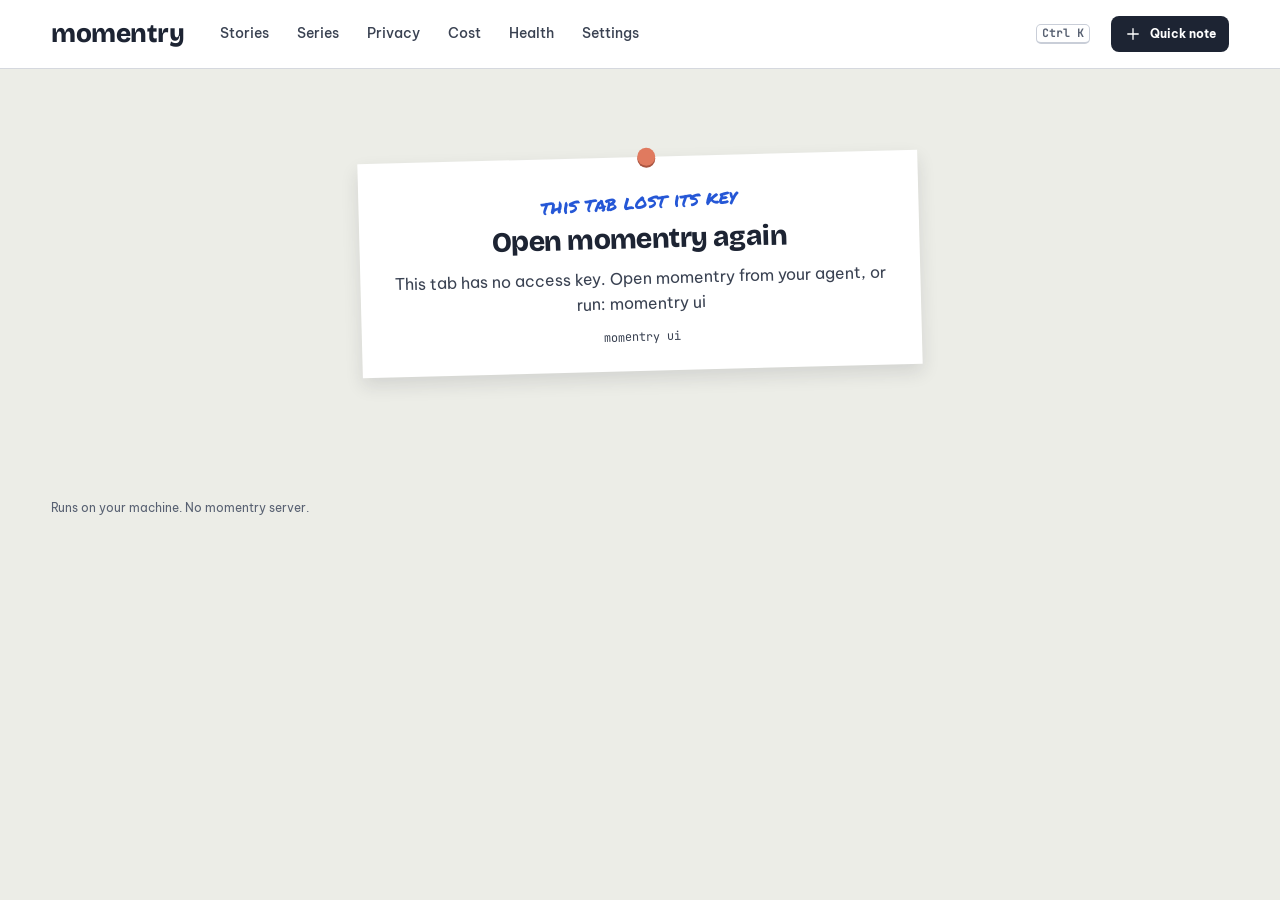
<file: ui/index.html>
<!doctype html>
<html lang="en">
<head>
<meta charset="utf-8">
<meta name="viewport" content="width=device-width, initial-scale=1">
<meta name="referrer" content="no-referrer">
<title>momentry</title>
<link rel="icon" href="icon.svg" type="image/svg+xml">
<link rel="stylesheet" href="app.css">
<script src="app.js" defer></script>
</head>
<body>
<a class="skip" href="#main">Skip to content</a>
<header class="topbar">
  <div class="topbar-in">
    <a class="brand" href="#/" aria-label="momentry, your stories">momentry</a>
    <nav class="nav" aria-label="Main">
      <a href="#/" data-nav="stories">Stories <span class="count" data-count hidden></span></a>
      <a href="#/series" data-nav="series">Series</a>
      <a href="#/privacy" data-nav="privacy">Privacy</a>
      <a href="#/cost" data-nav="cost">Cost</a>
      <a href="#/health" data-nav="health">Health <span class="dot" data-health-dot hidden aria-label="needs attention"></span></a>
      <a href="#/settings" data-nav="settings">Settings</a>
    </nav>
    <div class="top-actions">
      <button class="btn btn-ghost btn-sm hide-sm" type="button" data-action="palette" aria-label="Search actions (Ctrl+K)"><span class="kbd">Ctrl K</span></button>
      <button class="btn btn-primary btn-sm" type="button" data-action="note"><svg class="i" viewBox="0 0 24 24" aria-hidden="true"><path d="M12 5v14M5 12h14"/></svg>Quick note</button>
    </div>
  </div>
</header>
<main id="main" tabindex="-1" aria-live="polite">
  <noscript><div class="err-page panel"><h2>momentry needs JavaScript</h2><p>Turn JavaScript on for this page. Everything runs on your own machine.</p></div></noscript>
</main>
<footer class="footer"><span>Runs on your machine. No momentry server.</span><span data-version></span></footer>
<div class="toasts" role="status" aria-live="polite"></div>

<dialog id="note-dialog" aria-labelledby="note-title">
  <form class="dialog-card" method="dialog" data-form="note">
    <button class="btn btn-ghost btn-sm x" type="button" data-action="close-dialog" aria-label="Close"><svg class="i" viewBox="0 0 24 24" aria-hidden="true"><path d="M6 6l12 12M18 6L6 18"/></svg></button>
    <div><span class="hand">jot it down before it fades</span><h2 id="note-title">Quick note</h2></div>
    <div class="field" data-note-project></div>
    <div class="field"><label for="note-t">Title</label><input class="input" id="note-t" name="title" maxlength="160" autocomplete="off" placeholder="One line: what moved?"></div>
    <div class="field"><label for="note-b">What happened</label><textarea class="textarea" id="note-b" name="note" placeholder="Two to four sentences: the situation, what you tried, what changed."></textarea><p class="hint">Saved as a markdown file in the project's story folder, checked against your private names first.</p></div>
    <p class="err-text" data-note-err hidden></p>
    <div class="row"><button class="btn btn-primary" type="submit" data-note-save>Save to wall</button><button class="btn btn-ghost" type="button" data-action="close-dialog">Cancel</button><span class="hint hide-sm">Ctrl+Enter saves</span></div>
  </form>
</dialog>

<dialog id="palette" aria-label="Go to">
  <div class="dialog-card palette">
    <label class="sr-only" for="palette-q">Search pages and actions</label>
    <input class="input" id="palette-q" placeholder="Go to, or do…" autocomplete="off" role="combobox" aria-expanded="true" aria-controls="palette-list">
    <ul id="palette-list" role="listbox"></ul>
  </div>
</dialog>
</body>
</html>
</file>
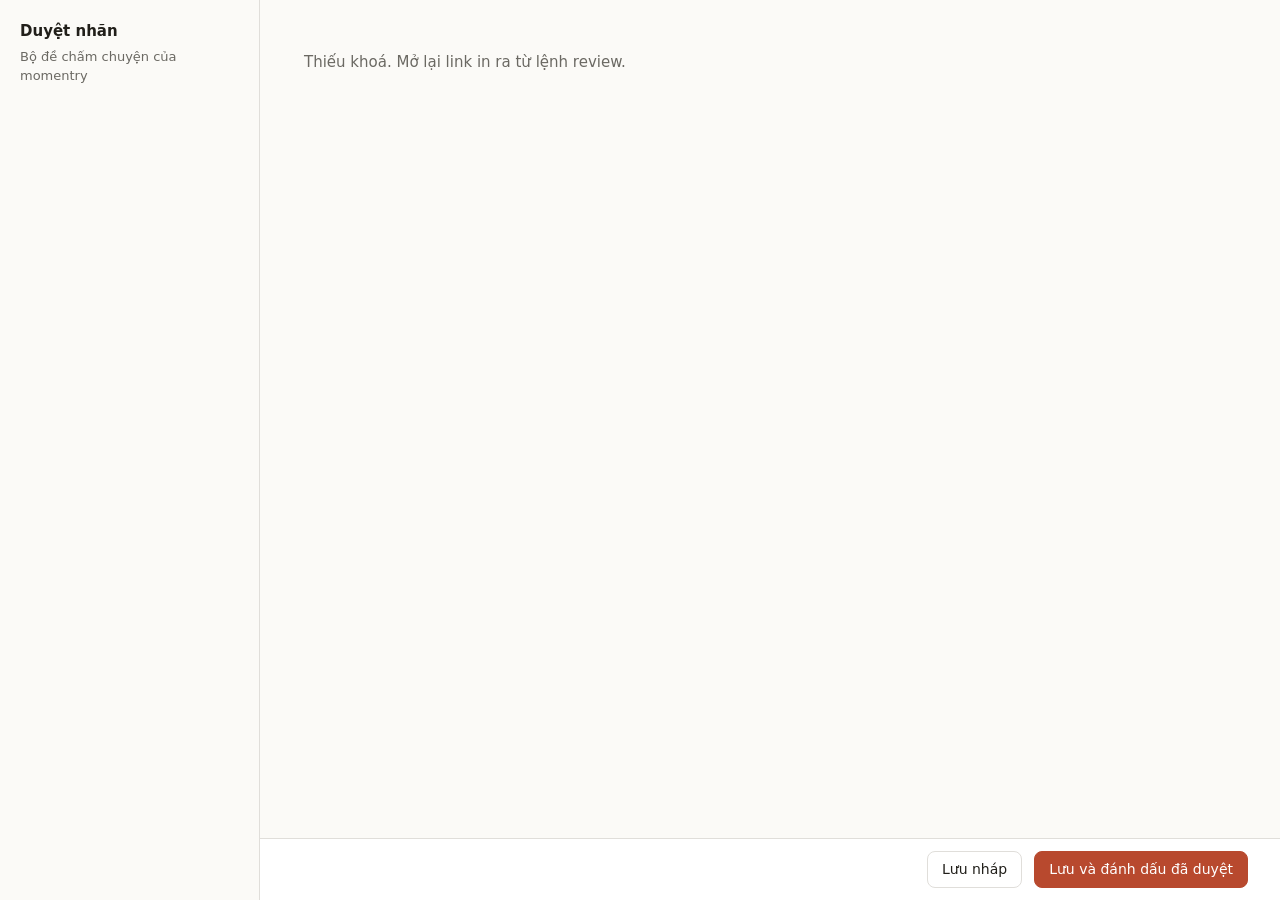
<file: scripts/eval/review.html>
<!doctype html>
<html lang="vi">
<head>
<meta charset="utf-8">
<meta name="viewport" content="width=device-width, initial-scale=1">
<title>Duyệt nhãn</title>
<style>
:root {
  --bg: oklch(0.985 0.004 85); --panel: oklch(1 0 0); --line: oklch(0.9 0.006 85); --text: oklch(0.24 0.01 85);
  --muted: oklch(0.52 0.01 85); --accent: oklch(0.55 0.15 35); --accent-soft: oklch(0.95 0.03 35);
  --ok: oklch(0.52 0.12 150); --ok-soft: oklch(0.95 0.04 150); --warn: oklch(0.62 0.13 75); --bad: oklch(0.55 0.17 25);
  --r: 8px; --font: ui-sans-serif, system-ui, -apple-system, "Segoe UI", Roboto, sans-serif;
}
@media (prefers-color-scheme: dark) {
  :root { --bg: oklch(0.2 0.006 85); --panel: oklch(0.24 0.006 85); --line: oklch(0.33 0.008 85); --text: oklch(0.93 0.006 85);
    --muted: oklch(0.7 0.01 85); --accent: oklch(0.72 0.14 40); --accent-soft: oklch(0.32 0.05 40); --ok: oklch(0.75 0.13 150); --ok-soft: oklch(0.3 0.05 150); }
}
* { box-sizing: border-box; }
body { margin: 0; background: var(--bg); color: var(--text); font: 15px/1.5 var(--font); }
.app { display: grid; grid-template-columns: 260px 1fr; min-height: 100vh; }
nav { border-right: 1px solid var(--line); padding: 20px 12px; position: sticky; top: 0; height: 100vh; overflow: auto; }
nav h1 { font-size: 15px; margin: 0 8px 4px; }
nav p { margin: 0 8px 16px; color: var(--muted); font-size: 13px; }
nav button { display: block; width: 100%; text-align: left; border: 0; background: none; color: inherit; font: inherit; padding: 8px 10px; border-radius: var(--r); cursor: pointer; }
nav button:hover { background: var(--accent-soft); }
nav button[aria-current="true"] { background: var(--accent-soft); font-weight: 600; }
nav .sub { display: flex; gap: 8px; color: var(--muted); font-size: 12px; font-weight: 400; }
.pill { font-size: 11px; padding: 1px 7px; border-radius: 99px; border: 1px solid var(--line); }
.pill.done { color: var(--ok); border-color: var(--ok); background: var(--ok-soft); }
main { padding: 24px 32px 120px; max-width: 1100px; }
.head h2 { margin: 0; font-size: 22px; }
.head .meta { color: var(--muted); font-size: 13px; margin-top: 4px; }
.help { background: var(--panel); border: 1px solid var(--line); border-radius: var(--r); padding: 12px 16px; margin: 16px 0 20px; font-size: 14px; color: var(--muted); }
.help b { color: var(--text); }
h3 { font-size: 13px; text-transform: uppercase; letter-spacing: .04em; color: var(--muted); margin: 28px 0 8px; }
.row { display: grid; grid-template-columns: 56px 1fr 92px 36px; gap: 12px; align-items: start; background: var(--panel); border: 1px solid var(--line); border-radius: var(--r); padding: 12px; margin-bottom: 8px; }
.row.is-t { border-color: var(--accent); box-shadow: inset 3px 0 0 var(--accent); }
.tbox { display: flex; flex-direction: column; align-items: center; gap: 2px; font-size: 11px; color: var(--muted); cursor: pointer; user-select: none; }
.tbox input { width: 22px; height: 22px; accent-color: var(--accent); cursor: pointer; margin: 2px 0 0; }
.fields input { width: 100%; font: inherit; color: inherit; background: transparent; border: 1px solid transparent; border-radius: 6px; padding: 3px 6px; }
.fields input:hover { border-color: var(--line); }
.fields input:focus { outline: none; border-color: var(--accent); background: var(--bg); }
.fields .title { font-weight: 600; font-size: 15px; }
.fields .small { font-size: 13px; color: var(--muted); }
.fields .why { font-size: 13px; color: var(--muted); padding: 0 6px; }
.fields label { display: grid; grid-template-columns: 72px 1fr; align-items: center; font-size: 12px; color: var(--muted); }
.rank { font-size: 12px; text-align: right; color: var(--muted); padding-top: 4px; }
.rank b { display: block; font-size: 18px; color: var(--text); }
.rank.miss b { color: var(--bad); font-size: 13px; }
.del { border: 0; background: none; color: var(--muted); font-size: 18px; cursor: pointer; border-radius: 6px; width: 32px; height: 32px; }
.del:hover { color: var(--bad); background: var(--accent-soft); }
.found { background: var(--panel); border: 1px solid var(--line); border-radius: var(--r); }
.found li { display: flex; gap: 12px; align-items: center; padding: 8px 12px; border-top: 1px solid var(--line); }
.found li:first-child { border-top: 0; }
.found ul { list-style: none; margin: 0; padding: 0; }
.found .n { color: var(--muted); font-size: 12px; width: 24px; text-align: right; flex: none; }
.found .t { flex: 1; }
.found .code, .match .code { color: var(--muted); font: 12px ui-monospace, Menlo, Consolas, monospace; flex: none; }
.found .m { font-size: 12px; color: var(--ok); flex: none; }
.angle { font-size: 13px; color: var(--text); border-left: 2px solid var(--accent); padding: 2px 0 2px 8px; margin: 4px 0 2px; }
.angle .aud { display: block; color: var(--muted); font-size: 12px; }
.angle.none { color: var(--muted); border-left-color: var(--line); font-style: italic; }
.fields .angle { margin: 4px 6px; }
.match { margin: 4px 6px; padding: 6px 8px; border: 1px solid var(--line); border-radius: 6px; font-size: 13px; }
.match .tag { display: block; font-size: 11px; color: var(--muted); }
.match .code { margin-right: 6px; display: inline; }
.verdict { display: flex; gap: 4px; margin-top: 6px; flex-wrap: wrap; }
.verdict button { font: inherit; font-size: 12px; border: 1px solid var(--line); background: var(--panel); color: inherit; padding: 2px 9px; border-radius: 99px; cursor: pointer; }
.verdict button:hover { border-color: var(--accent); }
.verdict button[aria-pressed="true"] { background: var(--accent-soft); border-color: var(--accent); font-weight: 600; }
.verdict button[data-v="invented"][aria-pressed="true"] { border-color: var(--bad); color: var(--bad); }
.verdict button:focus-visible { outline: 2px solid var(--accent); outline-offset: 2px; }
.verdict .q { font-size: 12px; color: var(--muted); align-self: center; margin-right: 2px; }
.verdict + .verdict { margin-top: 4px; }
.versus { display: grid; grid-template-columns: 1fr 1fr; gap: 10px; margin: 4px 0 2px; }
.versus .angle { margin: 0; }
.versus .angle.old { border-left-color: var(--line); color: var(--muted); }
.versus .tag, .spine .tag { display: block; font-size: 11px; text-transform: uppercase; letter-spacing: .04em; color: var(--muted); }
.spine { margin: 6px 0 2px; font-size: 12px; display: grid; grid-template-columns: 110px 1fr; gap: 2px 10px; }
.spine dt { color: var(--muted); }
.spine dd { margin: 0; }
.spine dd.empty { color: var(--muted); font-style: italic; }
.spine .ln { color: var(--muted); font-size: 11px; }
@media (max-width: 760px) { .versus { grid-template-columns: 1fr; } .spine { grid-template-columns: 1fr; } }
.btn { font: inherit; font-size: 14px; border: 1px solid var(--line); background: var(--panel); color: inherit; padding: 7px 14px; border-radius: var(--r); cursor: pointer; }
.btn:hover { border-color: var(--accent); }
.btn.small { font-size: 12px; padding: 3px 10px; flex: none; }
.btn.primary { background: var(--accent); border-color: var(--accent); color: white; }
.btn:focus-visible, nav button:focus-visible, .del:focus-visible { outline: 2px solid var(--accent); outline-offset: 2px; }
.bar { position: fixed; bottom: 0; left: 260px; right: 0; background: var(--panel); border-top: 1px solid var(--line); padding: 12px 32px; display: flex; gap: 12px; align-items: center; }
.bar .msg { flex: 1; font-size: 14px; color: var(--muted); }
.bar .msg.err { color: var(--bad); }
.add { display: grid; grid-template-columns: 1fr 1fr auto; gap: 8px; }
.add input { font: inherit; border: 1px solid var(--line); border-radius: var(--r); padding: 7px 10px; background: var(--panel); color: inherit; }
.empty { color: var(--muted); padding: 12px; }
@media (max-width: 760px) {
  .app { grid-template-columns: 1fr; } nav { position: static; height: auto; border-right: 0; border-bottom: 1px solid var(--line); padding: 12px; }
  nav p { display: none; } #list { display: flex; gap: 6px; overflow-x: auto; } #list button { flex: none; width: 200px; }
  main { padding: 16px; } .bar { left: 0; padding: 12px 16px; } .row { grid-template-columns: 44px 1fr 36px; } .rank { display: none; } .add { grid-template-columns: 1fr; }
}
</style>
</head>
<body>
<div class="app">
  <nav><h1>Duyệt nhãn</h1><p>Bộ đề chấm chuyện của momentry</p><div id="list"></div></nav>
  <main id="main"><p class="empty">Đang tải…</p></main>
</div>
<div class="bar"><span class="msg" id="msg"></span><button class="btn" id="save">Lưu nháp</button><button class="btn primary" id="done">Lưu và đánh dấu đã duyệt</button></div>
<script>
const key = (location.hash.match(/k=([\w-]+)/) || [])[1] || sessionStorage.getItem('k');
if (key) { sessionStorage.setItem('k', key); history.replaceState(null, '', location.pathname); }
const api = async (p, opt = {}) => {
  const r = await fetch(p, { ...opt, headers: { 'x-key': key || '', 'content-type': 'application/json' } });
  const j = await r.json().catch(() => ({}));
  if (!r.ok) throw new Error(j.error || r.status);
  return j;
};
const esc = (s) => String(s ?? '').replace(/[&<>"]/g, (c) => ({ '&': '&amp;', '<': '&lt;', '>': '&gt;', '"': '&quot;' }[c]));
let sessions = [], cur = null, dirty = false;
const msg = (t, err) => { const m = document.getElementById('msg'); m.textContent = t; m.className = 'msg' + (err ? ' err' : ''); };
const setDirty = (v) => { dirty = v; if (v) msg('Có thay đổi chưa lưu.'); };

async function loadList() {
  sessions = await api('/api/sessions');
  document.getElementById('list').innerHTML = sessions.map((s) => `
    <button data-id="${s.id}" aria-current="${cur && cur.id === s.id}">
      ${esc(s.id)} <span class="pill ${s.meta.status === 'reviewed' ? 'done' : ''}">${s.meta.status === 'reviewed' ? 'đã duyệt' : 'nháp'}</span>
      <span class="sub"><span>${esc(s.meta.domain || '')}</span></span>
      <span class="sub"><span>${s.count} chuyện · ${s.t} t</span><span>${esc(s.meta.host || '')} · ${esc(s.meta.language || '')}</span></span>
    </button>`).join('');
}

async function open(id) {
  if (dirty && !confirm('Bỏ thay đổi chưa lưu?')) return;
  cur = await api('/api/sessions/' + id);
  setDirty(false); msg('');
  render(); loadList();
}

// the best-ranked story momentry found that matches an answer row: its code, title, angle and spine
function matchHtml(r) {
  const s = r.storyId && cur.stories.find((x) => x.id === r.storyId);
  if (!s) return '';
  return `<div class="match"><span class="tag">momentry tìm ra (hạng ${r.capRank})</span>${s.code ? `<span class="code">${esc(s.code)}</span>` : ''}<span class="t">${esc(s.title)}</span>${angleHtml(s)}</div>`;
}

function rankOf(r) {
  const name = r.slug || r.title;
  if (!(name in cur.ranks)) {
    if (r.capRank) return `<div class="rank"><b>${r.capRank}</b>trên ${cur.stories.length}</div>`;
    return cur.stories.length ? '<div class="rank miss"><b>không thấy</b>momentry bỏ sót</div>' : '';
  }
  const n = cur.ranks[name];
  return n == null ? '<div class="rank miss"><b>không thấy</b>momentry bỏ sót</div>' : `<div class="rank"><b>${n}</b>trên ${cur.total}</div>`;
}

function render() {
  const m = cur.meta;
  const rows = cur.rows.map((r, i) => `
    <div class="row ${r.t ? 'is-t' : ''}" data-i="${i}">
      <label class="tbox" title="Chuyện thật sự đáng kể"><input type="checkbox" data-f="t" ${r.t ? 'checked' : ''}>đáng kể</label>
      <div class="fields">
        <input class="title" data-f="title" value="${esc(r.title)}" aria-label="Tiêu đề">
        ${matchHtml(r)}
        ${r.why ? `<div class="why">${esc(r.why)}</div>` : ''}
        <label>từ khoá<input class="small" data-f="keywords" value="${esc(r.keywords)}" placeholder="3–6 từ đặc trưng, cách nhau dấu phẩy"></label>
        <label>dòng<input class="small" data-f="lines" value="${esc(r.lines)}" placeholder="không bắt buộc"></label>
      </div>
      ${rankOf(r) || '<div></div>'}
      <button class="del" data-del="${i}" title="Không phải chuyện: xoá" aria-label="Xoá">×</button>
    </div>`).join('') || '<p class="empty">Chưa có đáp án.</p>';
  const found = cur.stories.length ? `<div class="found"><ul>${cur.stories.map((s, i) => `
      <li><span class="n">${i + 1}</span>${s.code ? `<span class="code">${esc(s.code)}</span>` : ''}<span class="t">${esc(s.title)}${angleHtml(s)}</span>${s.matched ? '<span class="m">đã có trong đáp án</span>' : `<button class="btn small" data-addstory="${i}">+ thêm làm đáp án</button>`}</li>`).join('')}</ul></div>` : '<p class="empty">Chưa có bản chụp cho phiên này.</p>';
  const angled = cur.stories.filter((s) => s.angle && s.angle !== 'none');
  const checked = angled.filter((s) => cur.angleChecks[s.id]).length;
  document.getElementById('main').innerHTML = `
    <div class="head"><h2>${esc(m.domain || cur.id)}</h2>
      <div class="meta">${esc(cur.id)} · ${esc(m.host)} · ${esc(m.language)} · dòng ${esc(m.window)} · ${m.status === 'reviewed' ? 'đã duyệt' : 'nháp'}</div></div>
    <div class="help">Với mỗi chuyện: <b>tick "đáng kể"</b> nếu bạn thật sự muốn kể nó; <b>bấm ×</b> nếu đó không phải chuyện. Sửa tiêu đề hay từ khoá nếu sai. Chuyện hay mà còn thiếu: thêm ở cuối trang, hoặc chọn từ danh sách momentry đã tìm ra. Xong thì bấm <b>Lưu và đánh dấu đã duyệt</b>.</div>
    <h3>Đáp án (${cur.rows.length})</h3>${rows}
    <h3>Thêm chuyện còn thiếu</h3>
    <form class="add" id="add"><input name="title" placeholder="Tiêu đề, ví dụ: test bằng điểm làm CI đỏ" required><input name="keywords" placeholder="Từ khoá, ví dụ: snapshot, bằng điểm, flaky" required><button class="btn">Thêm</button></form>
    <h3>Momentry tìm ra (${cur.stories.length})</h3>
    ${angled.length ? `<div class="help">Kiểm góc kể (${checked}/${angled.length} đã chấm): với mỗi chuyện có góc kể, chọn <b>kể được</b> nếu đó là chuyện bạn kể được, <b>không ra chuyện</b> nếu đúng nhưng không có gì để kể, <b>bịa</b> nếu có chi tiết không có trong phiên; rồi trả lời <b>Đọc xong hiểu được, không cần hỏi thêm?</b> (có / không). Có góc kể cũ thì hai bản đứng cạnh nhau. Lưu ngay khi bấm.</div>` : ''}${found}`;
}

const VERDICTS = [['tellable', 'kể được'], ['no-story', 'không ra chuyện'], ['invented', 'bịa']];
const ANSWERS = [['yes', 'có'], ['no', 'không']];
const SLOTS = [['context', 'Bối cảnh'], ['want', 'Muốn gì'], ['obstacle', 'Vướng gì'], ['turn', 'Tưởng… hoá ra'], ['action', 'Làm gì'], ['outcome', 'Giờ thì sao'], ['takeaway', 'Người nghe dùng được']];
const short = (refs) => (refs || []).map((r) => String(r).replace(/^.*#/, '')).join(', ');
function spineHtml(s) {
  if (!s.spine) return '';
  return `<dl class="spine" aria-label="Cốt truyện"><dt><span class="tag">cốt truyện</span></dt><dd>${s.completeness ?? 0}/7 ô</dd>${SLOTS.map(([k, w]) => {
    const v = s.spine[k];
    return `<dt>${w}</dt>${v ? `<dd>${esc(v.text)} <span class="ln">${esc(short(v.lines))}</span></dd>` : '<dd class="empty">trống</dd>'}`;
  }).join('')}</dl>`;
}
function oneAngle(text, audience, cls = '') {
  return `<div class="angle ${cls}">${esc(text)}${audience ? `<span class="aud">cho: ${esc(audience)}</span>` : ''}</div>`;
}
// a story with no angle yet (only the top of each session gets one at capture), or looked at with none: write it now
function writeBtn(s) {
  if (s.held || (s.angle && s.angle !== 'none')) return '';
  const busy = writing.has(s.id);
  return `<div class="verdict"><button type="button" data-write="${esc(s.id)}" ${busy ? 'disabled' : ''} title="Chạy momentry angle --story cho riêng chuyện này, model thật">${busy ? 'Đang viết… (khoảng 20 giây)' : s.angle ? 'Viết lại góc kể' : 'Viết góc kể'}</button><span class="q">~0,003–0,004 USD</span></div>`;
}
function angleHtml(s) {
  if (!s.angle) return writeBtn(s);
  const old = s.prevAngle ? (s.prevAngle === 'none' ? '<div class="angle none old">không có góc kể</div>' : oneAngle(s.prevAngle, s.prevAudience, 'old')) : '';
  const now = s.angle === 'none' ? '<div class="angle none">không có góc kể</div>' : oneAngle(s.angle, s.audience);
  const shown = old ? `<div class="versus"><div><span class="tag">góc kể cũ</span>${old}</div><div><span class="tag">góc kể mới</span>${now}</div></div>` : now;
  if (s.angle === 'none') return shown + spineHtml(s) + writeBtn(s);
  const v = cur.angleChecks[s.id];
  const u = (cur.understood || {})[s.id];
  return `${shown}${spineHtml(s)}
    <div class="verdict" role="group" aria-label="Kiểm góc kể">${VERDICTS.map(([k, w]) => `<button type="button" data-angle="${esc(s.id)}" data-v="${k}" aria-pressed="${v === k}">${w}</button>`).join('')}</div>
    <div class="verdict" role="group" aria-label="Đọc xong hiểu được, không cần hỏi thêm?"><span class="q">Đọc xong hiểu được, không cần hỏi thêm?</span>${ANSWERS.map(([k, w]) => `<button type="button" data-understood="${esc(s.id)}" data-v="${k}" aria-pressed="${u === k}">${w}</button>`).join('')}</div>`;
}

async function saveCheck(story, body, what) {
  try {
    const r = await api('/api/sessions/' + cur.id + '/angle', { method: 'PUT', body: JSON.stringify({ story, ...body }) });
    cur.angleChecks = r.angleChecks; cur.understood = r.understood; render(); msg(what);
  } catch (err) { msg('Không lưu được: ' + err.message, true); }
}
const writing = new Set();
async function writeAngle(story) {
  writing.add(story); render(); msg('Đang viết góc kể…');
  try {
    const r = await api('/api/sessions/' + cur.id + '/angle-run', { method: 'POST', body: JSON.stringify({ story }) });
    const s = cur.stories.find((x) => x.id === story);
    if (s) Object.assign(s, { angle: r.angle, audience: r.audience, spine: r.spine, completeness: r.completeness, prevAngle: null, prevAudience: null });
    msg(`${r.angle === 'none' ? 'Model xem rồi: không có góc kể.' : 'Đã viết góc kể.'}${r.usd != null ? ` Tốn ${r.usd.toFixed(4)} USD.` : ''}`);
  } catch (err) { msg('Không viết được góc kể: ' + err.message, true); }
  writing.delete(story); render();
}
const setVerdict = (story, verdict) => saveCheck(story, { verdict }, 'Đã lưu kiểm góc kể.');
const setUnderstood = (story, understood) => saveCheck(story, { understood }, 'Đã lưu câu trả lời.');

document.addEventListener('input', (e) => {
  const f = e.target.dataset.f; const row = e.target.closest('.row');
  if (!f || !row) return;
  const r = cur.rows[row.dataset.i];
  r[f] = f === 't' ? (e.target.checked ? 'x' : '') : e.target.value;
  if (f === 't') row.classList.toggle('is-t', !!r.t);
  setDirty(true);
});
document.addEventListener('click', (e) => {
  const w = e.target.closest('[data-write]');
  if (w) return writeAngle(w.dataset.write);
  const v = e.target.closest('[data-angle]');
  if (v) return setVerdict(v.dataset.angle, v.getAttribute('aria-pressed') === 'true' ? null : v.dataset.v);
  const q = e.target.closest('[data-understood]');
  if (q) return setUnderstood(q.dataset.understood, q.getAttribute('aria-pressed') === 'true' ? null : q.dataset.v);
  const b = e.target.closest('[data-id]'); if (b) return open(b.dataset.id);
  const d = e.target.closest('[data-del]'); if (d) { cur.rows.splice(Number(d.dataset.del), 1); setDirty(true); return render(); }
  const a = e.target.closest('[data-addstory]');
  if (a) { const s = cur.stories[a.dataset.addstory]; cur.rows.push({ slug: s.slug, title: s.title, lines: '', keywords: '', t: '', why: 'thêm từ danh sách momentry tìm ra', ...(s.angle && s.angle !== 'none' ? { angle: s.angle } : {}) }); s.matched = true; setDirty(true); render(); }
});
document.addEventListener('submit', (e) => {
  if (e.target.id !== 'add') return; e.preventDefault();
  const f = new FormData(e.target);
  cur.rows.push({ slug: '', title: f.get('title'), lines: '', keywords: f.get('keywords'), t: '', why: 'bạn thêm' });
  setDirty(true); render();
});
async function save(status) {
  if (!cur) return;
  try {
    await api('/api/sessions/' + cur.id, { method: 'PUT', body: JSON.stringify({ rows: cur.rows, status }) });
    cur.meta.status = status; setDirty(false); render(); await loadList();
    msg(status === 'reviewed' ? 'Đã lưu, phiên này đã duyệt.' : 'Đã lưu nháp.');
    if (status === 'reviewed') { const next = sessions.find((s) => s.meta.status !== 'reviewed'); if (next) setTimeout(() => open(next.id), 600); else msg('Đã duyệt hết. Báo Claude để chấm lại.'); }
  } catch (err) { msg('Không lưu được: ' + err.message, true); }
}
document.getElementById('save').onclick = () => save(cur?.meta.status === 'reviewed' ? 'reviewed' : 'draft');
document.getElementById('done').onclick = () => save('reviewed');
addEventListener('beforeunload', (e) => { if (dirty) e.preventDefault(); });
(async () => {
  if (!key) { document.getElementById('main').innerHTML = '<p class="empty">Thiếu khoá. Mở lại link in ra từ lệnh review.</p>'; return; }
  try { await loadList(); if (sessions[0]) open((sessions.find((s) => s.meta.status !== 'reviewed') || sessions[0]).id); }
  catch (err) { document.getElementById('main').innerHTML = `<p class="empty">${esc(err.message)}</p>`; }
})();
</script>
</body>
</html>
</file>
<file: ui/app.css>
/* momentry UI. Direction: the landing's "paper wall" (C2). The stories screen is a wall of pinned paper cards,
   best on top; every other screen is quiet paper and ink. Marker blue is the only action colour; yellow marks a
   picked card; coral is only the pin. All fonts are served from ./fonts, nothing loads from the network. */

@font-face { font-family: "Bricolage Grotesque"; font-weight: 800; font-display: swap; src: url(fonts/bricolage-grotesque-latin-800-normal.woff2) format("woff2"); unicode-range: U+0000-00FF, U+0131, U+0152-0153, U+02BB-02BC, U+02C6, U+02DA, U+02DC, U+0304, U+0308, U+0329, U+2000-206F, U+20AC, U+2122, U+2191, U+2193, U+2212, U+2215, U+FEFF, U+FFFD; }
@font-face { font-family: "Bricolage Grotesque"; font-weight: 800; font-display: swap; src: url(fonts/bricolage-grotesque-latin-ext-800-normal.woff2) format("woff2"); unicode-range: U+0100-02BA, U+02BD-02C5, U+02C7-02CC, U+02CE-02D7, U+02DD-02FF, U+0304, U+0308, U+0329, U+1D00-1DBF, U+1E00-1E9F, U+1EF2-1EFF, U+2020, U+20A0-20AB, U+20AD-20C0, U+2113, U+2C60-2C7F, U+A720-A7FF; }
@font-face { font-family: "Bricolage Grotesque"; font-weight: 800; font-display: swap; src: url(fonts/bricolage-grotesque-vietnamese-800-normal.woff2) format("woff2"); unicode-range: U+0102-0103, U+0110-0111, U+0128-0129, U+0168-0169, U+01A0-01A1, U+01AF-01B0, U+0300-0301, U+0303-0304, U+0308-0309, U+0323, U+0329, U+1EA0-1EF9, U+20AB; }
@font-face { font-family: "Bricolage Grotesque"; font-weight: 600; font-display: swap; src: url(fonts/bricolage-grotesque-latin-600-normal.woff2) format("woff2"); unicode-range: U+0000-00FF, U+0131, U+0152-0153, U+02BB-02BC, U+02C6, U+02DA, U+02DC, U+0304, U+0308, U+0329, U+2000-206F, U+20AC, U+2122, U+2191, U+2193, U+2212, U+2215, U+FEFF, U+FFFD; }
@font-face { font-family: "Bricolage Grotesque"; font-weight: 600; font-display: swap; src: url(fonts/bricolage-grotesque-latin-ext-600-normal.woff2) format("woff2"); unicode-range: U+0100-02BA, U+02BD-02C5, U+02C7-02CC, U+02CE-02D7, U+02DD-02FF, U+1D00-1DBF, U+1E00-1E9F, U+1EF2-1EFF, U+2C60-2C7F, U+A720-A7FF; }
@font-face { font-family: "Bricolage Grotesque"; font-weight: 600; font-display: swap; src: url(fonts/bricolage-grotesque-vietnamese-600-normal.woff2) format("woff2"); unicode-range: U+0102-0103, U+0110-0111, U+0128-0129, U+0168-0169, U+01A0-01A1, U+01AF-01B0, U+0300-0301, U+0303-0304, U+0308-0309, U+0323, U+0329, U+1EA0-1EF9, U+20AB; }
@font-face { font-family: "Be Vietnam Pro"; font-weight: 400; font-display: swap; src: url(fonts/be-vietnam-pro-latin-400-normal.woff2) format("woff2"); unicode-range: U+0000-00FF, U+0131, U+0152-0153, U+02BB-02BC, U+02C6, U+02DA, U+02DC, U+0304, U+0308, U+0329, U+2000-206F, U+20AC, U+2122, U+2191, U+2193, U+2212, U+2215, U+FEFF, U+FFFD; }
@font-face { font-family: "Be Vietnam Pro"; font-weight: 400; font-display: swap; src: url(fonts/be-vietnam-pro-latin-ext-400-normal.woff2) format("woff2"); unicode-range: U+0100-02BA, U+02BD-02C5, U+02C7-02CC, U+02CE-02D7, U+02DD-02FF, U+1D00-1DBF, U+1E00-1E9F, U+1EF2-1EFF, U+2C60-2C7F, U+A720-A7FF; }
@font-face { font-family: "Be Vietnam Pro"; font-weight: 400; font-display: swap; src: url(fonts/be-vietnam-pro-vietnamese-400-normal.woff2) format("woff2"); unicode-range: U+0102-0103, U+0110-0111, U+0128-0129, U+0168-0169, U+01A0-01A1, U+01AF-01B0, U+0300-0301, U+0303-0304, U+0308-0309, U+0323, U+0329, U+1EA0-1EF9, U+20AB; }
@font-face { font-family: "Be Vietnam Pro"; font-weight: 500; font-display: swap; src: url(fonts/be-vietnam-pro-latin-500-normal.woff2) format("woff2"); unicode-range: U+0000-00FF, U+0131, U+0152-0153, U+02BB-02BC, U+02C6, U+02DA, U+02DC, U+0304, U+0308, U+0329, U+2000-206F, U+20AC, U+2122, U+2191, U+2193, U+2212, U+2215, U+FEFF, U+FFFD; }
@font-face { font-family: "Be Vietnam Pro"; font-weight: 500; font-display: swap; src: url(fonts/be-vietnam-pro-latin-ext-500-normal.woff2) format("woff2"); unicode-range: U+0100-02BA, U+02BD-02C5, U+02C7-02CC, U+02CE-02D7, U+02DD-02FF, U+1D00-1DBF, U+1E00-1E9F, U+1EF2-1EFF, U+2C60-2C7F, U+A720-A7FF; }
@font-face { font-family: "Be Vietnam Pro"; font-weight: 500; font-display: swap; src: url(fonts/be-vietnam-pro-vietnamese-500-normal.woff2) format("woff2"); unicode-range: U+0102-0103, U+0110-0111, U+0128-0129, U+0168-0169, U+01A0-01A1, U+01AF-01B0, U+0300-0301, U+0303-0304, U+0308-0309, U+0323, U+0329, U+1EA0-1EF9, U+20AB; }
@font-face { font-family: "Be Vietnam Pro"; font-weight: 700; font-display: swap; src: url(fonts/be-vietnam-pro-latin-700-normal.woff2) format("woff2"); unicode-range: U+0000-00FF, U+0131, U+0152-0153, U+02BB-02BC, U+02C6, U+02DA, U+02DC, U+0304, U+0308, U+0329, U+2000-206F, U+20AC, U+2122, U+2191, U+2193, U+2212, U+2215, U+FEFF, U+FFFD; }
@font-face { font-family: "Be Vietnam Pro"; font-weight: 700; font-display: swap; src: url(fonts/be-vietnam-pro-latin-ext-700-normal.woff2) format("woff2"); unicode-range: U+0100-02BA, U+02BD-02C5, U+02C7-02CC, U+02CE-02D7, U+02DD-02FF, U+1D00-1DBF, U+1E00-1E9F, U+1EF2-1EFF, U+2C60-2C7F, U+A720-A7FF; }
@font-face { font-family: "Be Vietnam Pro"; font-weight: 700; font-display: swap; src: url(fonts/be-vietnam-pro-vietnamese-700-normal.woff2) format("woff2"); unicode-range: U+0102-0103, U+0110-0111, U+0128-0129, U+0168-0169, U+01A0-01A1, U+01AF-01B0, U+0300-0301, U+0303-0304, U+0308-0309, U+0323, U+0329, U+1EA0-1EF9, U+20AB; }
@font-face { font-family: "Permanent Marker"; font-weight: 400; font-display: swap; src: url(fonts/permanent-marker-latin-400-normal.woff2) format("woff2"); }
@font-face { font-family: "JetBrains Mono"; font-weight: 400; font-display: swap; src: url(fonts/jetbrains-mono-latin-400-normal.woff2) format("woff2"); }

:root {
  color-scheme: light;
  --wall: #ECEDE7;
  --paper: #FFFFFF;
  --paper-2: #F6F7F3;
  --ink: #1D2433;
  --ink-2: #3A4252;
  --muted: #586172;
  --rule: #D5D8DE;
  --rule-strong: #C9CED8;
  --pick: #FFE08A;
  --on-pick: #1D2433;
  --pick-meta: #5A4E1E;
  --marker: #2557D6;
  --marker-hover: #1C46B3;
  --on-marker: #FFFFFF;
  --marker-soft: #E3EAFB;
  --pin: #E07A5F;
  --pin-edge: #A85440;
  --mint: #DDEEE4;
  --on-mint: #3C5B4E;
  --ok: #24693F;
  --ok-soft: #DDEEE4;
  --warn: #8A5A00;
  --warn-soft: #FFF1C9;
  --bad: #B4361F;
  --bad-soft: #FBE2DC;
  --on-bad: #FFFFFF;
  --warn-dot: #D99A1C;
  --button: #1D2433;
  --on-button: #FFFFFF;
  --button-hover: #2D3648;
  --highlight: #FFE08A;
  --shadow-card: 0 8px 18px rgba(29, 36, 51, 0.12);
  --shadow-lift: 0 16px 30px rgba(29, 36, 51, 0.18);
  --shadow-overlay: 0 24px 60px rgba(29, 36, 51, 0.28);
  --scrim: rgba(29, 36, 51, 0.42);

  --font-display: "Bricolage Grotesque", "Be Vietnam Pro", system-ui, sans-serif;
  --font-body: "Be Vietnam Pro", system-ui, -apple-system, "Segoe UI", sans-serif;
  --font-hand: "Permanent Marker", "Bricolage Grotesque", cursive;
  --font-mono: "JetBrains Mono", ui-monospace, "SFMono-Regular", Menlo, Consolas, monospace;

  --text-xs: 0.75rem;
  --text-sm: 0.875rem;
  --text-md: 1rem;
  --text-lg: 1.125rem;
  --text-xl: 1.375rem;
  --text-2xl: 1.75rem;
  --text-3xl: clamp(2rem, 1.4rem + 2.2vw, 3rem);

  --s-1: 4px; --s-2: 8px; --s-3: 12px; --s-4: 16px; --s-5: 20px; --s-6: 24px; --s-8: 32px; --s-10: 40px; --s-14: 56px; --s-18: 72px;
  --r-control: 10px;
  --r-card: 3px;
  --r-pill: 999px;
  --gutter: clamp(16px, 4vw, 56px);
  --page-max: 1320px;
  --read-max: 760px;

  --t-fast: 150ms;
  --t-med: 220ms;
  --ease: cubic-bezier(0.2, 0.7, 0.2, 1);
}

@media (prefers-color-scheme: dark) {
  :root:not([data-theme="light"]) {
    color-scheme: dark;
    --wall: #15181E;
    --paper: #1F242D;
    --paper-2: #262C36;
    --ink: #ECEEF2;
    --ink-2: #C6CBD5;
    --muted: #9AA3B2;
    --rule: #323947;
    --rule-strong: #414A5A;
    --pick: #F2D27A;
    --on-pick: #1D2433;
    --pick-meta: #5A4E1E;
    --marker: #7FA2FF;
    --marker-hover: #A3BDFF;
    --on-marker: #0E1424;
    --marker-soft: #1F2C4D;
    --mint: #20372D;
    --on-mint: #BFE0CF;
    --ok: #6CC79A;
    --ok-soft: #1C3328;
    --warn: #F0C065;
    --warn-soft: #3A2F14;
    --bad: #FF8D76;
    --bad-soft: #3F201A;
    --on-bad: #1D0E0A;
    --warn-dot: #F0C065;
    --button: #ECEEF2;
    --on-button: #15181E;
    --button-hover: #FFFFFF;
    --highlight: #6B5A1F;
    --shadow-card: 0 8px 18px rgba(0, 0, 0, 0.35);
    --shadow-lift: 0 16px 30px rgba(0, 0, 0, 0.45);
    --shadow-overlay: 0 24px 60px rgba(0, 0, 0, 0.6);
    --scrim: rgba(5, 7, 10, 0.6);
  }
}

* { box-sizing: border-box; }
[hidden] { display: none !important; }
.hint.budget-line { margin-top: var(--s-4); }
.setup-card .seg + .hint { margin-top: var(--s-3); }
.budget-line strong { color: var(--ink); }
.stat .hbar { width: 140px; }
html { -webkit-text-size-adjust: 100%; }
body {
  margin: 0;
  background: var(--wall);
  color: var(--ink);
  font-family: var(--font-body);
  font-size: var(--text-md);
  line-height: 1.55;
  -webkit-font-smoothing: antialiased;
  text-rendering: optimizeLegibility;
  min-height: 100vh;
  overflow-x: hidden;
}
a { color: inherit; text-decoration-color: var(--rule-strong); text-underline-offset: 3px; }
a:hover { color: var(--marker); text-decoration-color: currentColor; }
button, input, textarea, select { font: inherit; color: inherit; }
:focus-visible { outline: 3px solid var(--marker); outline-offset: 2px; border-radius: 4px; }
.sr-only { position: absolute; width: 1px; height: 1px; padding: 0; margin: -1px; overflow: hidden; clip: rect(0 0 0 0); white-space: nowrap; border: 0; }
.skip { position: absolute; left: var(--s-4); top: -60px; background: var(--button); color: var(--on-button); padding: var(--s-2) var(--s-4); border-radius: var(--r-control); z-index: 50; }
.skip:focus { top: var(--s-2); }
svg.i { width: 18px; height: 18px; stroke: currentColor; fill: none; stroke-width: 1.75; stroke-linecap: round; stroke-linejoin: round; flex: none; }

/* ---------- top bar ---------- */
.topbar { position: sticky; top: 0; z-index: 20; background: var(--paper); border-bottom: 1px solid var(--rule); }
.topbar-in { max-width: var(--page-max); margin: 0 auto; padding: var(--s-3) var(--gutter); display: flex; align-items: center; gap: var(--s-6); }
.brand { font-family: var(--font-display); font-weight: 800; font-size: 1.625rem; letter-spacing: -0.02em; text-decoration: none; line-height: 1; padding: var(--s-1) 0; }
.brand:hover { color: var(--ink); }
.nav { display: flex; gap: var(--s-1); align-items: center; flex: 1; min-width: 0; }
.nav a { position: relative; text-decoration: none; font-weight: 500; font-size: var(--text-sm); padding: var(--s-2) var(--s-3); border-radius: var(--r-control); color: var(--ink-2); white-space: nowrap; min-height: 40px; display: inline-flex; align-items: center; gap: var(--s-2); }
.nav a:hover { background: var(--paper-2); color: var(--ink); }
.nav a[aria-current="page"] { color: var(--ink); font-weight: 700; }
.nav a[aria-current="page"]::after { content: ""; position: absolute; left: var(--s-3); right: var(--s-3); bottom: 2px; height: 3px; background: var(--marker); border-radius: 2px; }
.nav .count { font-family: var(--font-mono); font-size: 11px; background: var(--marker); color: var(--on-marker); padding: 1px 6px; border-radius: var(--r-pill); line-height: 1.5; }
.nav .dot { width: 8px; height: 8px; border-radius: 50%; background: var(--bad); }
.top-actions { display: flex; gap: var(--s-2); align-items: center; }
.kbd { font-family: var(--font-mono); font-size: 11px; border: 1px solid var(--rule-strong); border-bottom-width: 2px; padding: 0 5px; border-radius: 5px; color: var(--muted); }

@media (max-width: 900px) {
  .topbar-in { flex-wrap: wrap; row-gap: 0; padding-bottom: 0; }
  .brand { flex: 1; }
  .nav { order: 3; flex-basis: 100%; overflow-x: auto; scrollbar-width: none; margin: 0 calc(var(--gutter) * -1); padding: var(--s-1) var(--gutter) var(--s-2); }
  .nav::-webkit-scrollbar { display: none; }
  .hide-sm { display: none !important; }
}

/* ---------- buttons, fields, chips ---------- */
.btn { display: inline-flex; align-items: center; justify-content: center; gap: var(--s-2); min-height: 44px; padding: 0 var(--s-5); border-radius: var(--r-control); border: 1px solid transparent; font-weight: 700; font-size: var(--text-sm); cursor: pointer; text-decoration: none; transition: background var(--t-fast) var(--ease), border-color var(--t-fast) var(--ease), color var(--t-fast) var(--ease), transform var(--t-fast) var(--ease); white-space: nowrap; }
.btn:active:not(:disabled) { transform: translateY(1px); }
.btn:disabled, .btn[aria-disabled="true"] { opacity: 0.5; cursor: not-allowed; }
.btn-primary { background: var(--button); color: var(--on-button); }
.btn-primary:hover:not(:disabled) { background: var(--button-hover); color: var(--on-button); }
.btn-marker { background: var(--marker); color: var(--on-marker); }
.btn-marker:hover:not(:disabled) { background: var(--marker-hover); color: var(--on-marker); }
.btn-quiet { background: transparent; border-color: var(--rule-strong); color: var(--ink); }
.btn-quiet:hover:not(:disabled) { background: var(--paper-2); border-color: var(--ink-2); color: var(--ink); }
.btn-ghost { background: transparent; color: var(--ink-2); padding: 0 var(--s-3); }
.btn-ghost:hover:not(:disabled) { background: var(--paper-2); color: var(--ink); }
.btn-danger { background: var(--bad); color: var(--on-bad); }
.btn-danger:hover:not(:disabled) { filter: brightness(1.08); color: var(--on-bad); }
.btn-sm { min-height: 36px; padding: 0 var(--s-3); font-size: var(--text-xs); border-radius: 8px; }
.btn-lg { min-height: 56px; padding: 0 var(--s-8); font-size: var(--text-md); border-radius: 12px; }
.btn .spin { width: 16px; height: 16px; border: 2px solid currentColor; border-right-color: transparent; border-radius: 50%; animation: spin 0.8s linear infinite; }
@keyframes spin { to { transform: rotate(360deg); } }

.field { display: flex; flex-direction: column; gap: var(--s-2); }
.field > label, .label { font-weight: 700; font-size: var(--text-sm); }
.hint { color: var(--muted); font-size: var(--text-sm); margin: 0; }
.input, .textarea { width: 100%; min-height: 44px; padding: var(--s-2) var(--s-3); border-radius: var(--r-control); border: 1px solid var(--rule-strong); background: var(--paper); transition: border-color var(--t-fast) var(--ease), box-shadow var(--t-fast) var(--ease); }
.input:hover, .textarea:hover { border-color: var(--muted); }
.input:focus, .textarea:focus { outline: none; border-color: var(--marker); box-shadow: 0 0 0 3px var(--marker-soft); }
.input[aria-invalid="true"] { border-color: var(--bad); }
.textarea { min-height: 120px; resize: vertical; line-height: 1.55; }
.err-text { color: var(--bad); font-size: var(--text-sm); margin: 0; }
.ok-text { color: var(--ok); font-size: var(--text-sm); margin: 0; display: inline-flex; gap: var(--s-1); align-items: center; }

.chips { display: flex; flex-wrap: wrap; gap: var(--s-2); }
.chip { display: inline-flex; align-items: center; gap: var(--s-1); min-height: 36px; padding: 0 var(--s-3); border-radius: var(--r-pill); border: 1px solid var(--rule-strong); background: var(--paper); font-size: var(--text-sm); font-weight: 500; cursor: pointer; transition: background var(--t-fast) var(--ease), border-color var(--t-fast) var(--ease); }
.chip:hover { border-color: var(--ink-2); }
.chip[aria-pressed="true"] { background: var(--button); border-color: var(--button); color: var(--on-button); }
.chip .n { font-family: var(--font-mono); font-size: 11px; opacity: 0.75; }
.tag { display: inline-flex; align-items: center; gap: 4px; padding: 2px 10px; border-radius: var(--r-pill); border: 1px solid var(--rule-strong); font-size: var(--text-xs); font-weight: 700; line-height: 1.6; white-space: nowrap; max-width: 100%; overflow: hidden; text-overflow: ellipsis; }
.tag-pick { background: var(--pick); border-color: var(--pick); color: var(--on-pick); }
.tag-mint { background: var(--mint); border-color: var(--mint); color: var(--on-mint); }
.tag-new { background: var(--marker); border-color: var(--marker); color: var(--on-marker); }
.mono { font-family: var(--font-mono); font-size: var(--text-xs); color: var(--muted); }

.switch { position: relative; display: inline-flex; align-items: center; gap: var(--s-3); cursor: pointer; min-height: 44px; }
.switch input { position: absolute; opacity: 0; width: 1px; height: 1px; }
.switch .track { width: 44px; height: 26px; border-radius: var(--r-pill); background: var(--rule-strong); position: relative; transition: background var(--t-med) var(--ease); flex: none; }
.switch .track::after { content: ""; position: absolute; top: 3px; left: 3px; width: 20px; height: 20px; border-radius: 50%; background: var(--paper); box-shadow: 0 1px 3px rgba(0,0,0,.25); transition: transform var(--t-med) var(--ease); }
.switch input:checked + .track { background: var(--marker); }
.switch input:checked + .track::after { transform: translateX(18px); }
.switch input:focus-visible + .track { outline: 3px solid var(--marker); outline-offset: 2px; }
.switch input:disabled + .track { opacity: 0.5; }

.check { display: flex; align-items: flex-start; gap: var(--s-3); cursor: pointer; min-height: 44px; padding: var(--s-2) 0; }
.check input { width: 20px; height: 20px; margin: 2px 0 0; accent-color: var(--marker); flex: none; }

/* ---------- page ---------- */
main { max-width: var(--page-max); margin: 0 auto; padding: var(--s-8) var(--gutter) var(--s-18); }
main:focus { outline: none; }
.page-head { display: flex; align-items: flex-end; justify-content: space-between; gap: var(--s-6); flex-wrap: wrap; margin-bottom: var(--s-6); }
.page-head .lede { margin: var(--s-2) 0 0; color: var(--ink-2); max-width: 62ch; }
.page-head .paused-note { margin: var(--s-2) 0 0; max-width: 70ch; }
.hand { font-family: var(--font-hand); color: var(--marker); font-size: 1.25rem; display: inline-block; transform: rotate(-2deg); line-height: 1.2; }
h1, h2, h3 { font-family: var(--font-display); font-weight: 800; letter-spacing: -0.02em; margin: 0; line-height: 1.05; }
h1 { font-size: var(--text-3xl); }
h2 { font-size: var(--text-2xl); }
h3 { font-size: var(--text-xl); letter-spacing: -0.01em; line-height: 1.2; }
p { margin: 0; }

.panel { background: var(--paper); border: 1px solid var(--rule); border-radius: var(--r-card); padding: var(--s-6); }
.panel + .panel { margin-top: var(--s-6); }
.panel-head { display: flex; justify-content: space-between; align-items: flex-start; gap: var(--s-4); margin-bottom: var(--s-4); flex-wrap: wrap; }
.panel-head p { color: var(--muted); font-size: var(--text-sm); margin-top: var(--s-1); max-width: 60ch; }
.stack { display: flex; flex-direction: column; gap: var(--s-4); }
.row { display: flex; gap: var(--s-3); align-items: center; flex-wrap: wrap; }
.grid-2 { display: grid; grid-template-columns: minmax(0, 1fr) minmax(0, 1fr); gap: var(--s-6); }
@media (max-width: 900px) { .grid-2 { grid-template-columns: minmax(0, 1fr); } }

/* ---------- toolbar (filters) ---------- */
.toolbar { display: flex; gap: var(--s-3); align-items: center; justify-content: space-between; flex-wrap: wrap; margin-bottom: var(--s-8); }
.seg { display: inline-flex; background: var(--paper); border: 1px solid var(--rule); border-radius: var(--r-pill); padding: 3px; gap: 2px; flex-wrap: wrap; }
.seg button { border: 0; background: transparent; min-height: 38px; padding: 0 var(--s-4); border-radius: var(--r-pill); font-size: var(--text-sm); font-weight: 500; cursor: pointer; color: var(--ink-2); display: inline-flex; gap: 6px; align-items: center; transition: background var(--t-fast) var(--ease), color var(--t-fast) var(--ease); }
.seg button:hover { color: var(--ink); background: var(--paper-2); }
.seg button[aria-pressed="true"] { background: var(--button); color: var(--on-button); }
.seg button .n { font-family: var(--font-mono); font-size: 11px; opacity: 0.7; }
.select { appearance: none; min-height: 44px; padding: 0 40px 0 var(--s-4); border-radius: var(--r-pill); border: 1px solid var(--rule); background: var(--paper) url("data:image/svg+xml,%3Csvg xmlns='http://www.w3.org/2000/svg' width='12' height='8' fill='none' stroke='%23586172' stroke-width='2' stroke-linecap='round'%3E%3Cpath d='M1 1.5l5 5 5-5'/%3E%3C/svg%3E") no-repeat right 16px center; font-size: var(--text-sm); font-weight: 500; cursor: pointer; max-width: 100%; }
.select:hover { border-color: var(--ink-2); }
.select:focus-visible { outline: 3px solid var(--marker); outline-offset: 2px; }
.select.square { border-radius: var(--r-control); width: 100%; }

/* ---------- the wall ---------- */
.wall { display: grid; grid-template-columns: repeat(auto-fill, minmax(min(100%, 290px), 1fr)); gap: var(--s-10) var(--s-8); align-items: start; padding-top: var(--s-2); }
.card { position: relative; background: var(--paper); color: var(--ink); padding: var(--s-6) var(--s-5) var(--s-4); box-shadow: var(--shadow-card); border-radius: var(--r-card); display: flex; flex-direction: column; gap: var(--s-3); transform: rotate(var(--tilt, 0deg)); transition: transform var(--t-med) var(--ease), box-shadow var(--t-med) var(--ease); min-width: 0; }
.card:nth-child(4n+1) { --tilt: -1.1deg; }
.card:nth-child(4n+2) { --tilt: 0.8deg; }
.card:nth-child(4n+3) { --tilt: -0.4deg; }
.card:nth-child(4n+4) { --tilt: 1.2deg; }
.card:hover, .card:focus-within { transform: rotate(0deg) translateY(-3px); box-shadow: var(--shadow-lift); }
.card::before { content: ""; position: absolute; top: -9px; left: var(--pin-x, 48%); width: 18px; height: 18px; border-radius: 50%; background: var(--pin); box-shadow: 0 2px 0 var(--pin-edge); }
.card:nth-child(3n+2)::before { --pin-x: 40%; }
.card:nth-child(3n)::before { --pin-x: 54%; }
.card.is-picked { background: var(--pick); color: var(--on-pick); }
.card.is-picked .card-meta, .card.is-picked .card-sum { color: var(--pick-meta); }
.card.is-picked .tag { border-color: rgba(29,36,51,.25); }
.card.is-dropped { opacity: 0.55; box-shadow: none; border: 1px dashed var(--rule-strong); }
.card.is-dropped::before { background: var(--rule-strong); box-shadow: none; }
.card.is-top { grid-column: span 2; padding: var(--s-8) var(--s-8) var(--s-5); }
.card.is-top .card-title { font-size: var(--text-2xl); }
.card.is-top .card-sum { font-size: var(--text-md); -webkit-line-clamp: 4; }
@media (max-width: 700px) { .card.is-top { grid-column: auto; padding: var(--s-6) var(--s-5) var(--s-4); } .card.is-top .card-title { font-size: var(--text-xl); } }
.card-meta { font-family: var(--font-mono); font-size: 11px; color: var(--muted); display: flex; gap: 6px; flex-wrap: wrap; align-items: center; line-height: 1.5; }
.card-meta .sep { opacity: 0.5; }
.card-title { font-family: var(--font-display); font-weight: 800; font-size: var(--text-xl); line-height: 1.15; letter-spacing: -0.01em; margin: 0; overflow-wrap: anywhere; }
.card-title a { text-decoration: none; }
.card-title a::after { content: ""; position: absolute; inset: 0; z-index: 0; }
.card-title a:hover { color: inherit; }
.card-title a:focus-visible { outline: none; }
.card:has(.card-title a:focus-visible) { outline: 3px solid var(--marker); outline-offset: 4px; }
.card-sum { color: var(--ink-2); font-size: var(--text-sm); display: -webkit-box; -webkit-line-clamp: 3; -webkit-box-orient: vertical; overflow: hidden; overflow-wrap: anywhere; }
/* a story with an angle: the angle is the main line, the event title the smaller second line */
.card-title.card-angle { font-size: var(--text-lg); font-weight: 700; line-height: 1.3; letter-spacing: 0; }
.card.is-top .card-title.card-angle { font-size: var(--text-xl); }
.card-event { margin: 0; color: var(--ink-2); font-size: var(--text-sm); font-weight: 600; overflow-wrap: anywhere; }
.card-aud, .sheet-aud { margin: 0; font-family: var(--font-mono); font-size: var(--text-xs); color: var(--muted); overflow-wrap: anywhere; }
.card.is-picked .card-event, .card.is-picked .card-aud { color: var(--pick-meta); }
.card-foot { display: flex; align-items: center; justify-content: space-between; gap: var(--s-2); margin-top: var(--s-1); padding-top: var(--s-3); border-top: 1px dashed var(--rule-strong); position: relative; z-index: 1; flex-wrap: wrap; }
.card.is-picked .card-foot { border-top-color: rgba(29,36,51,.25); }
.stars { display: inline-flex; gap: 1px; color: var(--ink); }
.stars svg { width: 15px; height: 15px; }
.stars .off { opacity: 0.22; }
.card-actions { display: flex; gap: 2px; }
.act { min-width: 44px; min-height: 36px; border: 0; background: transparent; border-radius: 8px; font-size: var(--text-xs); font-weight: 700; cursor: pointer; color: inherit; padding: 0 var(--s-2); display: inline-flex; align-items: center; gap: 4px; transition: background var(--t-fast) var(--ease); }
.act:hover { background: rgba(29, 36, 51, 0.08); }
.act[aria-pressed="true"] { background: var(--button); color: var(--on-button); }
.card-signals { display: flex; gap: 6px; flex-wrap: wrap; position: relative; z-index: 1; }
.new-flag { font-family: var(--font-hand); color: var(--marker); font-size: 0.95rem; position: absolute; right: var(--s-4); top: -14px; transform: rotate(4deg); background: var(--wall); padding: 0 6px; border-radius: 4px; z-index: 1; }
.card.is-picked .new-flag { color: var(--marker); }

/* ---------- empty states ---------- */
.empty { text-align: center; max-width: 560px; margin: var(--s-14) auto; display: flex; flex-direction: column; gap: var(--s-4); align-items: center; }
.empty .note { background: var(--paper); box-shadow: var(--shadow-card); padding: var(--s-8) var(--s-8) var(--s-6); transform: rotate(-1.5deg); position: relative; display: flex; flex-direction: column; gap: var(--s-3); align-items: center; }
.empty .note::before { content: ""; position: absolute; top: -9px; left: 50%; width: 18px; height: 18px; border-radius: 50%; background: var(--pin); box-shadow: 0 2px 0 var(--pin-edge); }
.empty p { color: var(--ink-2); }

/* ---------- story reader ---------- */
.reader { display: grid; grid-template-columns: minmax(0, 1fr) 300px; gap: var(--s-10); align-items: start; }
@media (max-width: 1000px) { .reader { grid-template-columns: minmax(0, 1fr); } }
.back { display: inline-flex; align-items: center; gap: var(--s-2); color: var(--ink-2); text-decoration: none; font-weight: 500; font-size: var(--text-sm); margin-bottom: var(--s-5); min-height: 40px; }
.sheet { background: var(--paper); box-shadow: var(--shadow-card); padding: var(--s-10) clamp(var(--s-5), 5vw, var(--s-14)) var(--s-10); position: relative; max-width: var(--read-max); }
.sheet.is-picked { box-shadow: var(--shadow-card), inset 6px 0 0 var(--pick); }
.sheet::before { content: ""; position: absolute; top: -9px; left: 50%; width: 18px; height: 18px; border-radius: 50%; background: var(--pin); box-shadow: 0 2px 0 var(--pin-edge); }
.sheet-title { font-family: var(--font-display); font-weight: 800; font-size: clamp(1.75rem, 1.2rem + 2vw, 2.5rem); line-height: 1.08; letter-spacing: -0.02em; margin: var(--s-3) 0 var(--s-8); overflow-wrap: anywhere; }
.section { padding: var(--s-5) 0; border-top: 1px solid var(--rule); position: relative; }
.section:first-of-type { border-top: 0; padding-top: 0; }
.section-head { display: flex; justify-content: space-between; align-items: center; gap: var(--s-3); margin-bottom: var(--s-2); }
.section-label { font-family: var(--font-mono); font-size: var(--text-xs); text-transform: uppercase; letter-spacing: 0.08em; color: var(--muted); }
.section-text { font-size: var(--text-lg); line-height: 1.65; white-space: pre-wrap; overflow-wrap: anywhere; }
.section-text.is-empty { color: var(--muted); font-style: italic; font-size: var(--text-md); }
.section.is-what .section-text { font-size: 1.1875rem; }
.edit-btn { opacity: 0.55; transition: opacity var(--t-fast) var(--ease); }
.section:hover .edit-btn, .edit-btn:focus-visible, .title-row:hover .edit-btn { opacity: 1; }
@media (hover: none) { .edit-btn { opacity: 1; } }
.edit-box { display: flex; flex-direction: column; gap: var(--s-3); }
.edit-box .row { justify-content: flex-end; }
.title-row { display: flex; gap: var(--s-2); align-items: flex-start; }
.title-row .sheet-title { flex: 1; }
.sheet-angle { font-family: var(--font-display); font-weight: 800; font-size: clamp(1.375rem, 1.1rem + 1.2vw, 1.875rem); line-height: 1.2; letter-spacing: -0.01em; margin: var(--s-3) 0 var(--s-2); overflow-wrap: anywhere; }
.sheet-aud { margin-bottom: var(--s-5); }
.angle-ask { display: flex; flex-wrap: wrap; align-items: center; gap: var(--s-2); margin: var(--s-3) 0 var(--s-4); }
.angle-ask p { flex-basis: 100%; margin: 0; }
.outline { margin: var(--s-3) 0 var(--s-4); border: 1px solid var(--rule); border-radius: var(--r-card); padding: var(--s-2) var(--s-3); }
.outline summary { cursor: pointer; font-weight: 600; }
.outline summary .hint { display: inline; font-weight: 400; margin-left: var(--s-2); }
.outline dl { display: grid; grid-template-columns: minmax(7rem, max-content) 1fr; gap: var(--s-2) var(--s-3); margin: var(--s-3) 0 var(--s-1); }
.outline dt { color: var(--muted); font-size: var(--text-sm); }
.outline dd { margin: 0; overflow-wrap: anywhere; }
.outline .ln { color: var(--muted); font-family: var(--font-mono); font-size: var(--text-xs); }
@media (max-width: 540px) { .outline dl { grid-template-columns: 1fr; } .outline dd { margin-bottom: var(--s-2); } }
.title-row.is-sub .sheet-title { font-size: var(--text-lg); font-weight: 700; color: var(--ink-2); letter-spacing: 0; margin: 0 0 var(--s-8); }
.side { display: flex; flex-direction: column; gap: var(--s-4); position: sticky; top: 88px; }
@media (max-width: 1000px) { .side { position: static; } }
.side .panel { padding: var(--s-5); }
.side dl { display: grid; grid-template-columns: auto 1fr; gap: var(--s-2) var(--s-4); margin: 0; font-size: var(--text-sm); }
.side dt { color: var(--muted); }
.side dd { margin: 0; font-weight: 500; overflow-wrap: anywhere; }
.decide { display: grid; grid-template-columns: repeat(3, 1fr); gap: var(--s-2); }
.decide .btn { padding: 0 var(--s-2); }
.decide .btn[aria-pressed="true"] { background: var(--button); color: var(--on-button); border-color: var(--button); }
.angle-check { display: grid; gap: var(--s-2); margin: var(--s-2) 0 var(--s-3); max-width: 32rem; }
.angle-check .hint { align-self: center; }
.panel.taste { margin-top: var(--s-4); }

.source { margin-top: var(--s-8); max-width: var(--read-max); }
.convo { display: flex; flex-direction: column; gap: var(--s-2); margin-top: var(--s-4); }
.line { display: grid; grid-template-columns: 76px minmax(0, 1fr); gap: var(--s-3); padding: var(--s-3) var(--s-4); background: var(--paper); border-radius: var(--r-card); border: 1px solid var(--rule); font-size: var(--text-sm); }
.line .who { font-family: var(--font-mono); font-size: 11px; color: var(--muted); text-transform: uppercase; letter-spacing: 0.06em; padding-top: 2px; }
.line .what { white-space: pre-wrap; overflow-wrap: anywhere; max-height: 18em; overflow: auto; }
.line.kind-tool .what, .line.kind-result .what { font-family: var(--font-mono); font-size: 12px; color: var(--ink-2); }
.line.is-marked { border-color: var(--pick); box-shadow: inset 4px 0 0 var(--pick); }
.line.is-marked .what { background: linear-gradient(transparent 0, transparent 0); }
.gap { text-align: center; color: var(--muted); font-family: var(--font-mono); font-size: 11px; }

/* ---------- series ---------- */
.series { display: flex; flex-direction: column; gap: var(--s-10); }
.thread-head { display: flex; align-items: baseline; gap: var(--s-3); flex-wrap: wrap; margin-bottom: var(--s-4); }
.string { display: grid; grid-auto-flow: column; grid-auto-columns: minmax(240px, 280px); gap: var(--s-6); overflow-x: auto; padding: var(--s-5) var(--s-1) var(--s-5); position: relative; scroll-snap-type: x proximity; }
.string::before { content: ""; position: absolute; left: 0; right: 0; top: calc(var(--s-5) + 0px); border-top: 2px dashed var(--pin-edge); opacity: 0.45; }
.string .card { scroll-snap-align: start; }

/* ---------- tables and lists ---------- */
.table-wrap { overflow-x: auto; margin: 0 calc(var(--s-6) * -1); padding: 0 var(--s-6); }
table { width: 100%; border-collapse: collapse; font-size: var(--text-sm); }
th { text-align: left; font-weight: 700; color: var(--muted); font-size: var(--text-xs); text-transform: uppercase; letter-spacing: 0.06em; padding: var(--s-2) var(--s-3); border-bottom: 1px solid var(--rule); white-space: nowrap; }
td { padding: var(--s-3); border-bottom: 1px solid var(--rule); vertical-align: top; }
tr:last-child td { border-bottom: 0; }
td.num, th.num { text-align: right; font-variant-numeric: tabular-nums; white-space: nowrap; }
.list { list-style: none; margin: 0; padding: 0; }
.list > li { display: flex; gap: var(--s-4); align-items: center; justify-content: space-between; padding: var(--s-4) 0; border-top: 1px solid var(--rule); flex-wrap: wrap; }
.list > li:first-child { border-top: 0; padding-top: 0; }
.list .grow { flex: 1; min-width: 200px; }
.list .title { font-weight: 700; }
.list .sub { color: var(--muted); font-size: var(--text-sm); margin-top: 2px; }

/* ---------- privacy ---------- */
.promise { background: var(--mint); color: var(--on-mint); padding: var(--s-6); border-radius: var(--r-card); display: grid; grid-template-columns: auto minmax(0, 1fr); gap: var(--s-4); align-items: start; margin-bottom: var(--s-6); }
.promise svg { width: 28px; height: 28px; }
.promise strong { font-family: var(--font-display); font-size: var(--text-xl); display: block; line-height: 1.2; margin-bottom: var(--s-1); color: var(--ink); }
.name-chip { display: inline-flex; align-items: center; gap: 2px; padding: 0 2px 0 var(--s-3); min-height: 36px; border-radius: var(--r-pill); background: var(--paper-2); border: 1px solid var(--rule-strong); font-weight: 500; font-size: var(--text-sm); }
.name-chip button { width: 32px; height: 32px; border: 0; background: transparent; border-radius: 50%; cursor: pointer; color: var(--muted); display: inline-flex; align-items: center; justify-content: center; }
.name-chip button:hover { background: var(--bad-soft); color: var(--bad); }
.add-row { display: flex; gap: var(--s-2); margin-top: var(--s-4); flex-wrap: wrap; }
.add-row .input { flex: 1; min-width: 200px; }

/* ---------- cost ---------- */
.big-num { font-family: var(--font-display); font-weight: 800; font-size: clamp(3rem, 2rem + 4vw, 5rem); line-height: 0.9; letter-spacing: -0.03em; font-variant-numeric: tabular-nums; }
.big-num small { font-size: 0.4em; letter-spacing: 0; margin-left: 6px; }
.stat-row { display: flex; gap: var(--s-10); flex-wrap: wrap; align-items: flex-end; }
.stat .label { color: var(--muted); font-weight: 500; }
.stat .val { font-family: var(--font-display); font-weight: 800; font-size: var(--text-2xl); font-variant-numeric: tabular-nums; }
.measures .stat-row { align-items: flex-start; gap: var(--s-6) var(--s-10); }
.measures .stat { flex: 1 1 240px; max-width: 46ch; }
.measures .stat .hint { margin-top: var(--s-1); }
.bars { display: grid; grid-template-columns: repeat(8, minmax(0, 1fr)); gap: var(--s-3); align-items: end; height: 180px; margin-top: var(--s-6); }
.bar { display: flex; flex-direction: column; justify-content: flex-end; align-items: center; gap: var(--s-1); height: 100%; min-width: 0; }
.bar .fill { width: 100%; max-width: 48px; background: var(--rule-strong); border-radius: 4px 4px 0 0; min-height: 2px; transition: height var(--t-med) var(--ease); }
.bar.is-now .fill { background: var(--marker); }
.bar .v { font-family: var(--font-mono); font-size: 11px; color: var(--muted); white-space: nowrap; }
.bar .w { font-size: 11px; color: var(--muted); white-space: nowrap; }
.hbar { height: 8px; background: var(--paper-2); border-radius: var(--r-pill); overflow: hidden; margin-top: var(--s-2); }
.hbar > span { display: block; height: 100%; background: var(--ink); border-radius: var(--r-pill); }

/* ---------- health ---------- */
.banner { display: flex; gap: var(--s-4); align-items: center; padding: var(--s-5) var(--s-6); border-radius: var(--r-card); margin-bottom: var(--s-6); flex-wrap: wrap; }
.banner.ok { background: var(--ok-soft); }
.banner.bad { background: var(--bad-soft); }
.banner .light { width: 18px; height: 18px; border-radius: 50%; flex: none; }
.banner.ok .light { background: var(--ok); box-shadow: 0 0 0 6px color-mix(in srgb, var(--ok) 25%, transparent); }
.banner.bad .light { background: var(--bad); box-shadow: 0 0 0 6px color-mix(in srgb, var(--bad) 25%, transparent); }
.banner strong { font-family: var(--font-display); font-size: var(--text-xl); }
.banner .grow { flex: 1; min-width: 200px; }
.light-sm { width: 12px; height: 12px; border-radius: 50%; flex: none; margin-top: 6px; }
.light-sm.ok { background: var(--ok); }
.light-sm.warn { background: var(--warn-dot); }
.light-sm.fail { background: var(--bad); }
.light-sm.skip { background: var(--rule-strong); }
.light-sm.info { background: var(--marker); }
.check-row { display: grid; grid-template-columns: auto minmax(0, 1fr) auto; gap: var(--s-4); padding: var(--s-4) 0; border-top: 1px solid var(--rule); align-items: start; }
.check-row:first-child { border-top: 0; }
.check-row .why { color: var(--ink-2); font-size: var(--text-sm); margin-top: 2px; }
details.tech { margin-top: var(--s-2); }
details.tech summary { cursor: pointer; color: var(--muted); font-size: var(--text-xs); min-height: 28px; display: inline-flex; align-items: center; }
details.tech pre { font-family: var(--font-mono); font-size: 12px; white-space: pre-wrap; overflow-wrap: anywhere; background: var(--paper-2); padding: var(--s-3); border-radius: 6px; margin: var(--s-2) 0 0; color: var(--ink-2); }
@media (max-width: 600px) { .check-row { grid-template-columns: auto minmax(0, 1fr); } .check-row > :last-child { grid-column: 2; } }

/* ---------- settings ---------- */
.set-row { display: grid; grid-template-columns: minmax(0, 1fr) minmax(220px, 320px); gap: var(--s-4) var(--s-8); padding: var(--s-5) 0; border-top: 1px solid var(--rule); align-items: center; }
.set-row:first-child { border-top: 0; padding-top: 0; }
.set-row .label { font-size: var(--text-md); }
.set-row .from { font-size: var(--text-xs); color: var(--muted); margin-top: var(--s-1); display: flex; gap: var(--s-2); align-items: center; flex-wrap: wrap; }
.set-row .from button { border: 0; background: none; color: var(--marker); cursor: pointer; padding: 0; font-size: inherit; text-decoration: underline; text-underline-offset: 2px; min-height: 24px; }
.set-ctrl { display: flex; flex-direction: column; gap: var(--s-2); align-items: stretch; }
.set-ctrl .switch { align-self: flex-end; }
@media (max-width: 700px) { .set-row { grid-template-columns: minmax(0, 1fr); } .set-ctrl .switch { align-self: flex-start; } }
details.adv { margin-top: var(--s-6); }
details.adv > summary { cursor: pointer; list-style: none; display: flex; align-items: center; gap: var(--s-2); font-family: var(--font-display); font-weight: 800; font-size: var(--text-xl); min-height: 44px; }
details.adv > summary::-webkit-details-marker { display: none; }
details.adv > summary svg { transition: transform var(--t-med) var(--ease); }
details.adv[open] > summary svg { transform: rotate(90deg); }
.danger { border: 1px solid color-mix(in srgb, var(--bad) 40%, var(--rule)); border-radius: var(--r-card); padding: var(--s-5); margin-top: var(--s-5); }
.danger h4 { margin: 0 0 var(--s-1); font-size: var(--text-md); color: var(--bad); }
.project-card + .project-card { margin-top: var(--s-6); }
.path { font-family: var(--font-mono); font-size: 12px; color: var(--muted); overflow-wrap: anywhere; }

/* ---------- setup ---------- */
.setup { max-width: 760px; margin: 0 auto; }
.steps { display: flex; gap: var(--s-2); list-style: none; padding: 0; margin: 0 0 var(--s-10); counter-reset: step; flex-wrap: wrap; }
.steps li { flex: 1; min-width: 120px; display: flex; flex-direction: column; gap: var(--s-2); font-size: var(--text-sm); font-weight: 500; color: var(--muted); }
.steps li::before { content: ""; height: 4px; border-radius: 2px; background: var(--rule-strong); }
.steps li.is-done::before { background: var(--ink); }
.steps li.is-now { color: var(--ink); font-weight: 700; }
.steps li.is-now::before { background: var(--marker); }
.setup-card { background: var(--paper); box-shadow: var(--shadow-card); padding: var(--s-10) clamp(var(--s-5), 5vw, var(--s-14)); position: relative; }
.setup-card::before { content: ""; position: absolute; top: -9px; left: 50%; width: 18px; height: 18px; border-radius: 50%; background: var(--pin); box-shadow: 0 2px 0 var(--pin-edge); }
.setup-card h1 { margin: var(--s-2) 0 var(--s-3); }
.setup-card .lede { color: var(--ink-2); font-size: var(--text-lg); margin-bottom: var(--s-8); max-width: 56ch; }
.setup-foot { display: flex; justify-content: space-between; gap: var(--s-3); margin-top: var(--s-10); flex-wrap: wrap; align-items: center; }
.pick-list { display: flex; flex-direction: column; gap: var(--s-2); }
.pick { display: flex; gap: var(--s-4); align-items: center; padding: var(--s-4); border: 1px solid var(--rule); border-radius: var(--r-control); cursor: pointer; transition: border-color var(--t-fast) var(--ease), background var(--t-fast) var(--ease); }
.pick:hover { border-color: var(--ink-2); }
.pick:has(input:checked) { border-color: var(--marker); background: var(--marker-soft); }
.pick input { width: 20px; height: 20px; accent-color: var(--marker); flex: none; }
.pick .grow { flex: 1; min-width: 0; }
.pick .sub { color: var(--muted); font-size: var(--text-sm); overflow-wrap: anywhere; }
.pick.is-off { opacity: 0.6; cursor: default; }
.progress { height: 10px; background: var(--paper-2); border-radius: var(--r-pill); overflow: hidden; margin: var(--s-4) 0 var(--s-2); }
.progress > span { display: block; height: 100%; background: var(--marker); border-radius: var(--r-pill); transition: width 400ms var(--ease); }
.progress.is-busy > span { width: 30% !important; animation: slide 1.4s var(--ease) infinite; }
@keyframes slide { from { transform: translateX(-100%); } to { transform: translateX(340%); } }

/* ---------- dialog, palette, toast ---------- */
dialog { border: 0; padding: 0; background: transparent; max-width: min(640px, calc(100vw - 32px)); width: 100%; color: var(--ink); }
dialog::backdrop { background: var(--scrim); }
dialog[open] { animation: rise var(--t-med) var(--ease); }
@keyframes rise { from { opacity: 0; transform: translateY(8px); } to { opacity: 1; transform: none; } }
.dialog-card { background: var(--paper); box-shadow: var(--shadow-overlay); padding: var(--s-8); border-radius: var(--r-card); position: relative; display: flex; flex-direction: column; gap: var(--s-5); }
.dialog-card .x { position: absolute; top: var(--s-3); right: var(--s-3); }
.palette { padding: 0; gap: 0; }
.palette .input { border: 0; border-bottom: 1px solid var(--rule); border-radius: 0; min-height: 60px; font-size: var(--text-lg); padding: 0 var(--s-6); box-shadow: none; }
.palette ul { list-style: none; margin: 0; padding: var(--s-2); max-height: 360px; overflow: auto; }
.palette li button { width: 100%; text-align: left; border: 0; background: transparent; padding: var(--s-3) var(--s-4); border-radius: 8px; cursor: pointer; display: flex; gap: var(--s-3); align-items: center; min-height: 44px; }
.palette li button[aria-selected="true"], .palette li button:hover { background: var(--marker-soft); }
.palette .none { padding: var(--s-6); color: var(--muted); text-align: center; }
.toasts { position: fixed; left: 50%; bottom: var(--s-6); transform: translateX(-50%); display: flex; flex-direction: column; gap: var(--s-2); z-index: 60; width: min(480px, calc(100vw - 32px)); pointer-events: none; }
.toast { background: var(--button); color: var(--on-button); padding: var(--s-3) var(--s-4) var(--s-3) var(--s-5); border-radius: var(--r-control); box-shadow: var(--shadow-overlay); display: flex; gap: var(--s-3); align-items: center; justify-content: space-between; pointer-events: auto; animation: rise var(--t-med) var(--ease); font-size: var(--text-sm); font-weight: 500; }
.toast.is-err { background: var(--bad); color: var(--on-bad); }
.toast button { border: 0; background: transparent; color: inherit; font-weight: 700; cursor: pointer; text-decoration: underline; text-underline-offset: 3px; min-height: 36px; padding: 0 var(--s-2); }

/* ---------- loading ---------- */
.skel { background: linear-gradient(90deg, var(--paper-2), var(--paper), var(--paper-2)); background-size: 200% 100%; animation: shimmer 1.3s linear infinite; border-radius: var(--r-card); }
@keyframes shimmer { from { background-position: 200% 0; } to { background-position: -200% 0; } }
.skel-card { height: 220px; box-shadow: var(--shadow-card); }
.skel-line { height: 52px; width: min(420px, 80%); }
.skel-block { height: 260px; margin-top: var(--s-8); }
.err-page { max-width: 560px; margin: var(--s-14) auto; }

.footer { max-width: var(--page-max); margin: 0 auto; padding: 0 var(--gutter) var(--s-10); color: var(--muted); font-size: var(--text-xs); display: flex; justify-content: space-between; gap: var(--s-4); flex-wrap: wrap; }

@media (prefers-reduced-motion: reduce) {
  *, *::before, *::after { animation-duration: 0.01ms !important; animation-iteration-count: 1 !important; transition-duration: 0.01ms !important; scroll-behavior: auto !important; }
  .card { transform: none; }
}

/* labels inside pick rows and check rows stack: name on top, detail below */
.pick .title, .pick .sub, .check .title, .check .hint { display: block; }
.pick .title, .check .title { font-weight: 700; }
.list .title { overflow-wrap: anywhere; }
.btn-lg { white-space: normal; text-align: center; line-height: 1.3; padding-block: var(--s-3); }
.brand { min-height: 44px; display: inline-flex; align-items: center; }
@media (pointer: coarse) { .btn-sm, .act, .seg button, .chip { min-height: 44px; } }
@media (max-width: 900px) { .nav { -webkit-mask-image: linear-gradient(to right, #000 88%, transparent); mask-image: linear-gradient(to right, #000 88%, transparent); } }
.page-head .lede { max-width: 70ch; text-wrap: pretty; }
@media (max-width: 700px) {
  .toolbar .seg { flex-wrap: nowrap; overflow-x: auto; max-width: 100%; scrollbar-width: none; }
  .toolbar .seg::-webkit-scrollbar { display: none; }
  .toolbar .seg button { flex: none; }
}
.reader { grid-template-columns: minmax(0, var(--read-max)) 300px; gap: var(--s-14); }
@media (max-width: 1000px) { .reader { grid-template-columns: minmax(0, 1fr); gap: var(--s-8); } }
.grid-2 { margin-block: var(--s-6); }
.grid-2 > .panel + .panel { margin-top: 0; }
.grid-2:first-child { margin-top: 0; }

.project-card h3 { margin-bottom: var(--s-1); }
.project-card > .path { margin-bottom: var(--s-4); }
.project-card + .project-card { padding-top: var(--s-6); border-top: 2px solid var(--rule); }
/* hover must not move the buttons under the pointer: lift by shadow only; keyboard focus straightens the card */
.card:hover { transform: rotate(var(--tilt, 0deg)); box-shadow: var(--shadow-lift); }
.card:focus-within { transform: rotate(0deg); }
</file>
